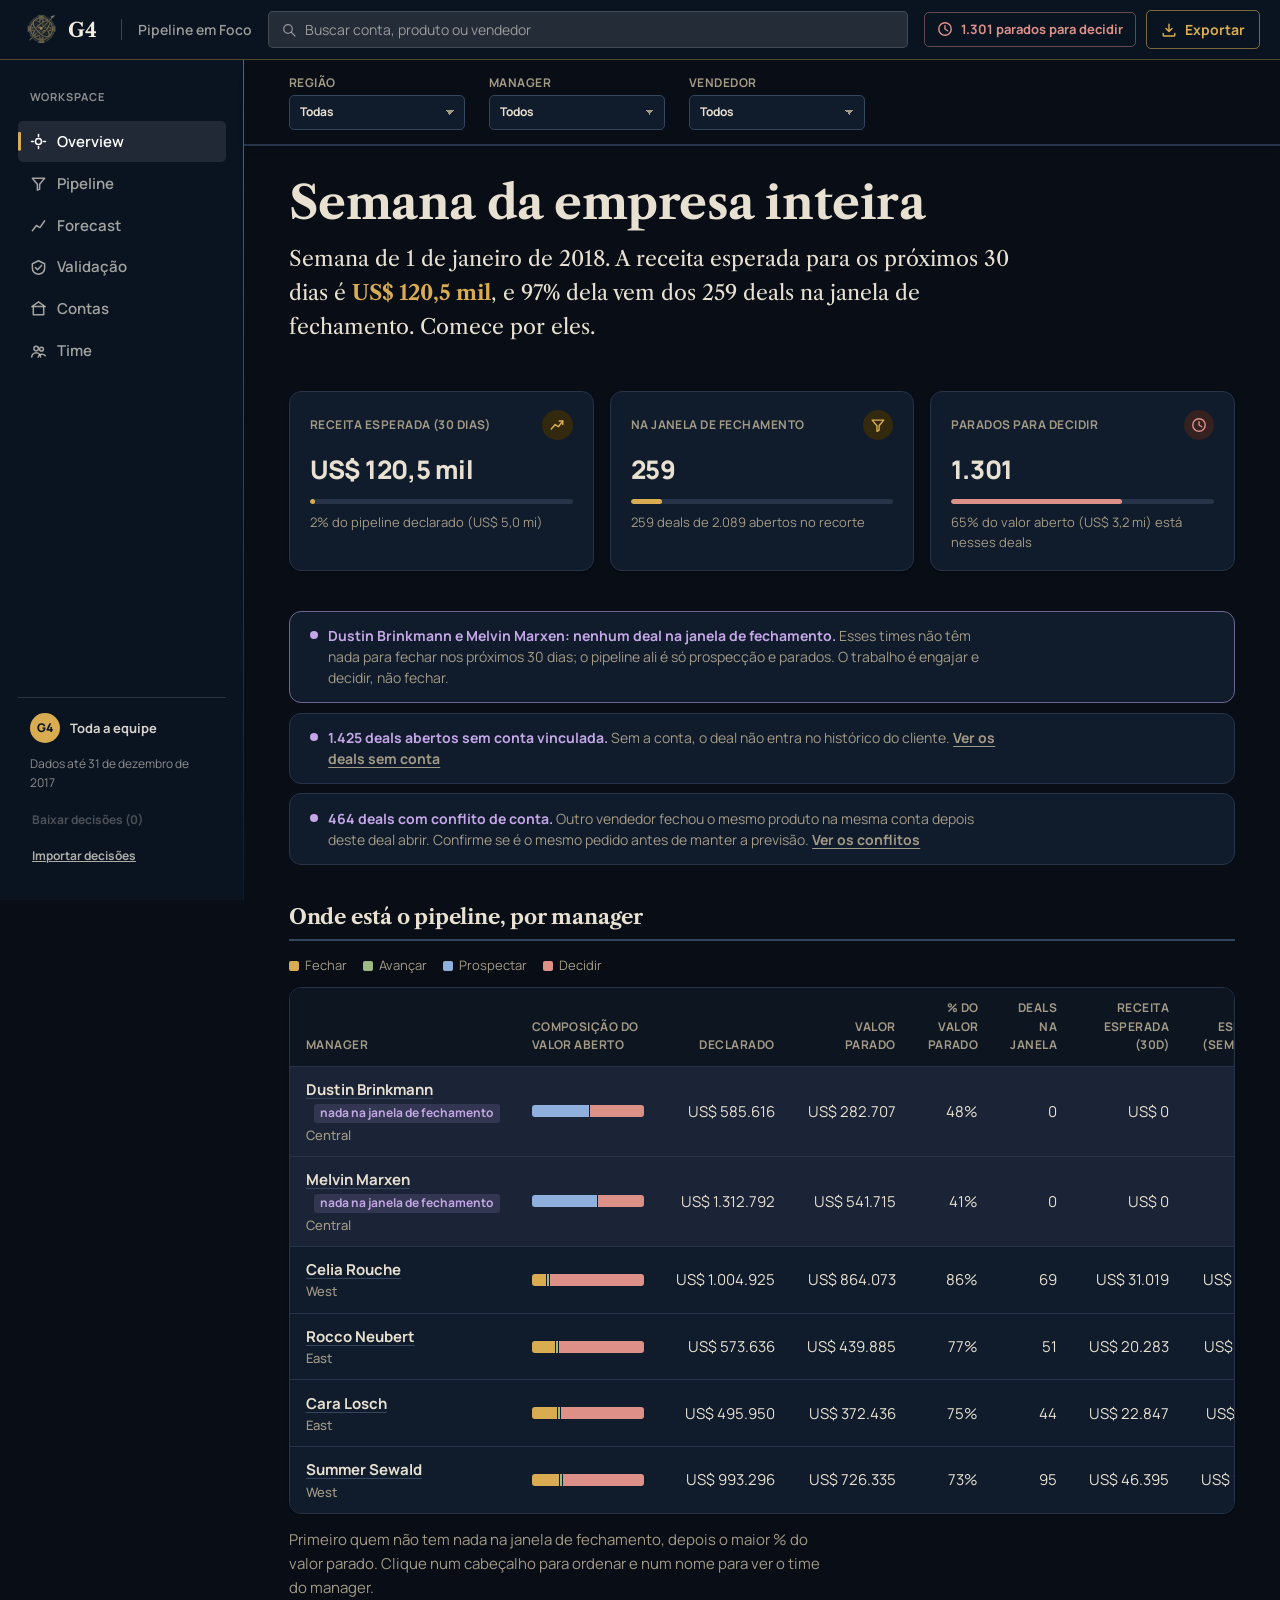
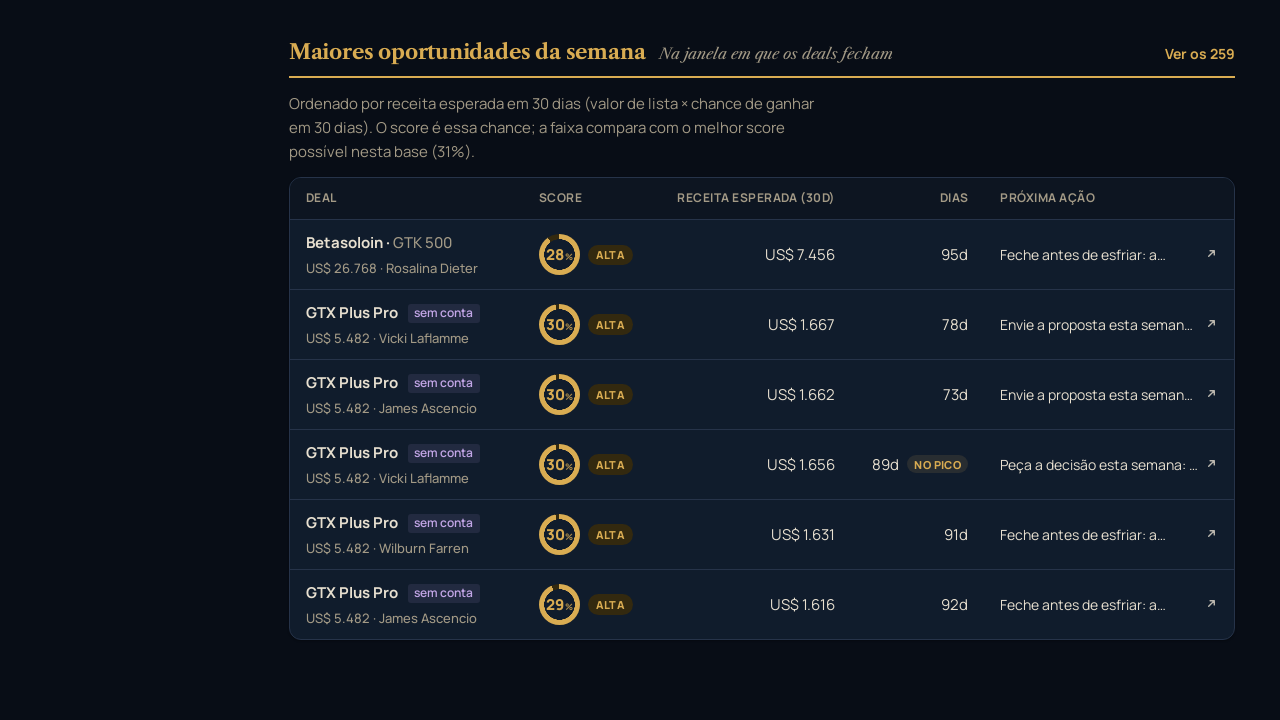
<file: index.html>
<!doctype html>
<html lang="pt-BR">
  <head>
    <meta charset="UTF-8" />
    <meta name="viewport" content="width=device-width, initial-scale=1.0" />
    <title>Pipeline em Foco</title>
    <meta name="description" content="Onde cada vendedor deve focar esta semana, com o porquê de cada prioridade." />
    <link rel="icon" type="image/png" href="./favicon.png" />
    <link rel="preconnect" href="https://fonts.googleapis.com" />
    <link rel="preconnect" href="https://fonts.gstatic.com" crossorigin />
    <link href="https://fonts.googleapis.com/css2?family=Libre+Caslon+Text:ital,wght@0,400;0,700;1,400&family=Manrope:wght@400;500;600;700;800&display=swap" rel="stylesheet" />
    <script type="module" crossorigin src="./assets/index-CaHXv5YD.js"></script>
    <link rel="stylesheet" crossorigin href="./assets/index-Bf1ejKtO.css">
  </head>
  <body>
    <div id="root"></div>
  </body>
</html>
</file>
<file: assets/index-Bf1ejKtO.css>
:root{--paper:#080d16;--surface:#101c2c;--surface-2:#0d1521;--navy:#0a1421;--navy-2:#16283f;--ink:#e8e0d0;--muted:#a39a86;--line:#263349;--line-strong:#34455e;--fechar:#d9ac52;--fechar-soft:#33290f;--decidir:#dd9088;--decidir-soft:#35211f;--avancar:#9cbb84;--avancar-soft:#1e2a1a;--prospectar:#8fb0dd;--prospectar-soft:#172538;--gold:#d9ac52;--warn:#c3a6e6;--focus:#8fb0dd;--btn-bg:#e8e0d0;--btn-ink:#0a1421;--on-decidir:#1a0c0a;--decidir-on-navy:#dd9088;--radius-s:5px;--radius-m:12px;--radius-l:16px;--shadow-sm:0 1px 2px #0000004d;--shadow-md:0 8px 24px #0006;--ease:cubic-bezier(.2, .7, .25, 1);--lightningcss-light: ;--lightningcss-dark:initial;color-scheme:dark}:root[data-theme=light]{--paper:#f3ede0;--surface:#fffdf8;--surface-2:#faf5ea;--navy:#12233c;--navy-2:#1b3251;--ink:#1d2637;--muted:#6a6152;--line:#ddd3bf;--line-strong:#c8bda4;--fechar:#8a6212;--fechar-soft:#f4ead2;--decidir:#7c332f;--decidir-soft:#eed9d3;--avancar:#4c6440;--avancar-soft:#dde4d1;--prospectar:#33517d;--prospectar-soft:#d9e2f0;--gold:#b8873b;--warn:#6b4a8f;--focus:#33517d;--btn-bg:#12233c;--btn-ink:#f6f1e6;--on-decidir:#fbf3f1;--shadow-sm:0 1px 2px #12233c0f, 0 2px 8px #12233c0d;--shadow-md:0 6px 18px #12233c1a, 0 1px 3px #12233c12;--lightningcss-light:initial;--lightningcss-dark: ;color-scheme:light}*{box-sizing:border-box}body{background:var(--paper);color:var(--ink);font-variant-numeric:tabular-nums;-webkit-font-smoothing:antialiased;text-rendering:optimizelegibility;accent-color:var(--gold);margin:0;font:400 15px/1.55 Manrope,system-ui,sans-serif}::selection{background:color-mix(in srgb, var(--gold) 32%, transparent);color:var(--ink)}*{scrollbar-width:thin;scrollbar-color:var(--line-strong) transparent}::-webkit-scrollbar{width:10px;height:10px}::-webkit-scrollbar-thumb{background:var(--line-strong);border:2px solid var(--paper);border-radius:999px}::-webkit-scrollbar-thumb:hover{background:var(--muted)}a{color:inherit;text-underline-offset:3px;transition:text-decoration-thickness .15s var(--ease);text-decoration-thickness:1px}a:hover{text-decoration-thickness:2px}:focus-visible{outline:2px solid var(--focus);outline-offset:2px;border-radius:var(--radius-s)}h1,h2{letter-spacing:-.01em;margin:0;font-family:Libre Caslon Text,Georgia,serif;font-weight:700;line-height:1.12}h1{font-size:clamp(2rem,1.4rem + 2.4vw,2.9rem)}h2{font-size:1.3rem}p{margin:0}.muted{color:var(--muted)}.block{color:var(--muted);font-family:Manrope,sans-serif;font-size:.8125rem;font-weight:500;display:block}.num,.deals .num{text-align:right;white-space:nowrap}.won{color:var(--avancar);font-weight:700}.lost{color:var(--muted)}.boot{color:var(--muted);padding:3rem 1.5rem}.shell{grid-template:"topbar topbar"60px"sidebar main"1fr/244px 1fr;min-height:100vh;display:grid}.topbar{z-index:6;background:var(--navy);color:#f3ede0;border-bottom:1px solid color-mix(in srgb, var(--gold) 35%, transparent);grid-area:topbar;align-items:center;gap:1rem;padding:0 1.25rem;display:flex;position:sticky;top:0}.topbar .brand-word{font-size:1.25rem}.topbar-product{white-space:nowrap;color:#f3ede09e;border-left:1px solid #fff3;margin-left:.1rem;padding-left:1rem;font-size:.875rem;font-weight:600}.topbar-search{background:color-mix(in srgb, white 10%, var(--navy));border-radius:var(--radius-s);min-width:12rem;transition:border-color .15s var(--ease), background .15s var(--ease);border:1px solid #ffffff24;flex:0 42rem;align-items:center;gap:.55rem;margin-inline:auto;padding:.4rem .75rem;display:flex;position:relative}.topbar-search:focus-within{border-color:var(--gold);background:color-mix(in srgb, white 14%, var(--navy))}.topbar-search svg{color:#f3ede08c;flex:none;width:16px;height:16px}.topbar-search input[type=search]{color:#f3ede0;font:inherit;background:0 0;border:0;outline:none;width:100%;min-width:0;padding:0;font-size:.875rem}.topbar-search input::placeholder{color:#f3ede094}.topbar-search-results{z-index:10;background:var(--navy-2);border-radius:var(--radius-m);box-shadow:var(--shadow-md);border:1px solid #ffffff29;position:absolute;top:calc(100% + 8px);left:0;right:0;overflow:hidden}.topbar-search-empty{color:#f3ede08c;margin:0;padding:.9rem 1rem;font-size:.875rem}.topbar-search-results ul{gap:1px;max-height:21rem;margin:0;padding:.35rem;list-style:none;display:grid;overflow-y:auto}.topbar-search-results li a{border-radius:var(--radius-s);color:#f3ede0;transition:background .12s var(--ease);align-items:center;gap:.7rem;padding:.5rem .6rem;text-decoration:none;display:flex}.topbar-search-results li a:hover,.topbar-search-results li a:focus-visible{background:#ffffff17;outline:none}.topbar-search-result-name{min-width:0;font-size:.875rem;font-weight:700;display:grid}.topbar-search-result-name .deal-product{color:#f3ede094;font-size:.75rem;font-weight:500}.topbar-search-result-name .no-account{color:var(--warn);font-weight:700}.topbar-search-result-agent{color:#f3ede094;flex:none;margin-left:auto;font-size:.75rem}.topbar-search-all{width:100%;font:inherit;cursor:pointer;text-align:center;color:var(--gold);transition:background .12s var(--ease);background:#ffffff0a;border:0;border-top:1px solid #ffffff1f;padding:.7rem;font-size:.8125rem;font-weight:700;display:block}.topbar-search-all:hover{background:#ffffff14}.topbar-actions{flex:none;align-items:center;gap:.6rem;margin-left:auto;display:flex}.topbar-queue-chip{border-radius:var(--radius-s);border:1px solid color-mix(in srgb, var(--decidir-on-navy) 42%, transparent);color:var(--decidir-on-navy);transition:background .15s var(--ease), transform .12s var(--ease);flex:none;align-items:center;gap:.45rem;padding:.4rem .8rem;font-size:.8125rem;font-weight:700;text-decoration:none;display:inline-flex}.topbar-queue-chip:hover{background:color-mix(in srgb, var(--decidir-on-navy) 14%, transparent);transform:translateY(-1px)}.topbar-queue-chip svg{flex:none;width:16px;height:16px}.topbar-queue-chip-label{white-space:nowrap}.topbar-export{border-radius:var(--radius-s);border:1px solid color-mix(in srgb, var(--gold) 55%, transparent);color:var(--gold);font:inherit;cursor:pointer;transition:background .15s var(--ease), transform .12s var(--ease);background:0 0;flex:none;align-items:center;gap:.45rem;padding:.45rem .9rem;font-size:.875rem;font-weight:700;display:inline-flex}.topbar-export:hover{background:color-mix(in srgb, var(--gold) 12%, transparent);transform:translateY(-1px)}.topbar-export svg{width:16px;height:16px}.sr-only{clip:rect(0, 0, 0, 0);white-space:nowrap;border:0;width:1px;height:1px;margin:-1px;padding:0;position:absolute;overflow:hidden}.nav{background:var(--navy);color:#f3ede0c7;flex-direction:column;grid-area:sidebar;gap:1.75rem;height:calc(100vh - 60px);padding:1.75rem 1.15rem;display:flex;position:sticky;top:60px}.nav:after{content:"";background:linear-gradient(var(--gold), color-mix(in srgb, var(--gold) 10%, transparent));opacity:.5;width:1px;height:100%;position:absolute;top:0;right:0}.brand{white-space:nowrap;color:#f3ede0;align-items:center;gap:.6rem;padding:0 .4rem;text-decoration:none;display:flex}.brand-mark{object-fit:contain;flex:none;width:32px;height:32px}.brand-word{letter-spacing:-.01em;font-family:Libre Caslon Text,Georgia,serif;font-size:1.12rem;font-weight:700;line-height:1}.nav-section{letter-spacing:.08em;text-transform:uppercase;color:#f3ede08f;margin:0;padding:0 .7rem;font-size:.6875rem;font-weight:700}.nav nav{flex-direction:column;gap:1px;margin-top:-.75rem;display:flex}.nav nav a{border-radius:var(--radius-s);color:#f3ede0a8;transition:color .15s var(--ease), background .15s var(--ease);align-items:center;gap:.65rem;padding:.55rem .7rem;font-size:.9375rem;font-weight:600;text-decoration:none;display:flex;position:relative}.nav nav a svg{flex:none;width:17px;height:17px}.nav nav a:hover{color:#f3ede0;background:#ffffff12}.nav nav a[aria-current=page]{color:#fff;background:#ffffff17}.nav nav a[aria-current=page]:before{content:"";background:var(--gold);border-radius:2px;width:3px;height:1.15rem;position:absolute;top:50%;left:0;transform:translateY(-50%)}.nav-foot{border-top:1px solid #ffffff1f;flex-direction:column;gap:.75rem;margin-top:auto;padding:.9rem .7rem 0;display:flex}.nav-operator{border-radius:var(--radius-s);text-align:left;min-width:0;font:inherit;background:0 0;border:0;align-items:center;gap:.6rem;margin:-.3rem;padding:.3rem;display:flex}button.nav-operator{cursor:pointer;transition:background .15s var(--ease)}button.nav-operator:hover{background:#ffffff14}.nav-operator-avatar{background:var(--gold);width:1.9rem;height:1.9rem;color:var(--navy);border-radius:50%;flex:none;place-items:center;font-size:.75rem;font-weight:800;display:inline-grid}.nav-operator-name{color:#f3ede0e0;text-overflow:ellipsis;white-space:nowrap;font-size:.8125rem;font-weight:700;overflow:hidden}.nav-foot-date{color:#f3ede08f;margin:0;font-size:.75rem}.nav-backup{flex-direction:column;align-items:flex-start;gap:.3rem;display:flex}.nav-backup .btn-link{color:#f3ede0b3;font-size:.75rem}.nav-backup .btn-link:hover{color:#f3ede0}.nav-backup .btn-link:disabled{opacity:.4;cursor:default;text-decoration:none}.nav-backup-error{color:var(--decidir-on-navy);margin:0;font-size:.75rem}.main{grid-area:main;min-width:0}main{width:100%;max-width:1440px;animation:rise .5s var(--ease) both;margin-inline:auto;padding:2rem clamp(1.75rem,3.5vw,4rem) 5rem}@keyframes rise{0%{opacity:.4;transform:translateY(6px)}to{opacity:1;transform:none}}.filters{z-index:3;background:var(--paper);width:100%;max-width:1440px;box-shadow:0 1px 0 var(--line), 0 6px 16px -12px #060c1559;border-bottom:1px solid var(--line);flex-wrap:wrap;align-items:end;gap:.75rem 1.5rem;margin-inline:auto;padding:.85rem clamp(1.75rem,3.5vw,4rem);display:flex;position:sticky;top:60px}.filter-field{letter-spacing:.04em;text-transform:uppercase;color:var(--muted);gap:3px;font-size:.75rem;font-weight:700;display:grid}.filter-control{display:flex;position:relative}.filter-field.is-active select{border-color:var(--focus);background-color:color-mix(in srgb, var(--focus) 12%, var(--surface));padding-right:3.4rem}.filter-clear{z-index:1;cursor:pointer;width:1.25rem;height:1.25rem;color:var(--muted);transition:background .15s var(--ease), color .15s var(--ease);background:0 0;border:0;border-radius:50%;place-items:center;padding:0;font-size:1.05rem;line-height:1;display:inline-grid;position:absolute;top:50%;right:1.55rem;transform:translateY(-50%)}.filter-clear:hover{background:color-mix(in srgb, var(--muted) 20%, transparent);color:var(--ink)}.filters-summary{align-self:center;align-items:center;gap:.75rem;margin-left:auto;display:flex}.filters-count{color:var(--muted);text-transform:none;letter-spacing:normal;font-size:.8125rem;font-weight:600}select,input[type=search]{font:inherit;color:var(--ink);background:var(--surface);border:1px solid var(--line-strong);border-radius:var(--radius-s);min-width:11rem;transition:border-color .15s var(--ease), box-shadow .15s var(--ease), background-color .15s var(--ease);padding:.45rem .65rem}select:hover,input[type=search]:hover{border-color:var(--muted)}select:focus-visible,input:focus-visible{border-color:var(--focus);box-shadow:0 0 0 3px color-mix(in srgb, var(--focus) 18%, transparent);outline:none}select{appearance:none;cursor:pointer;background-image:linear-gradient(45deg, transparent 50%, var(--muted) 50%), linear-gradient(135deg, var(--muted) 50%, transparent 50%);background-position:right .85rem center,right .6rem center;background-repeat:no-repeat;background-size:5px 5px,5px 5px;width:100%;padding-right:2rem}.btn,.btn-link{font:inherit;cursor:pointer;border-radius:var(--radius-s);transition:transform .12s var(--ease), box-shadow .15s var(--ease), background .15s var(--ease), opacity .15s;align-items:center;gap:.4rem;font-weight:700;text-decoration:none;display:inline-flex}.btn{background:var(--btn-bg);color:var(--btn-ink);box-shadow:var(--shadow-sm);border:0;padding:.5rem 1rem}.btn-decidir{background:var(--decidir);color:var(--on-decidir)}.btn:hover{box-shadow:var(--shadow-md);transform:translateY(-1px)}.btn:active{transform:none}.btn-quiet{background:var(--surface);color:var(--ink);box-shadow:inset 0 0 0 1px var(--line-strong)}.btn-quiet:hover{box-shadow:inset 0 0 0 1px var(--muted);transform:translateY(-1px)}.btn-link{color:var(--prospectar);background:0 0;border:0;padding:.4rem .15rem;text-decoration:underline;text-decoration-thickness:1px}.btn-link:hover{text-decoration-thickness:2px}.more{margin-top:1.25rem}.pager{border-top:1px solid var(--line);color:var(--muted);flex-wrap:wrap;align-items:center;gap:.75rem;margin-top:1.1rem;padding:.8rem 0 0;font-size:.875rem;display:flex}.pager-info{margin-right:auto;font-weight:600}.pager-page{color:var(--ink);font-weight:700}.pager .btn{padding:.4rem .9rem}.pager .btn:disabled{opacity:.45;cursor:not-allowed;box-shadow:none;transform:none}.page-head{gap:.85rem;margin-bottom:3rem;display:grid}.lede{color:var(--ink);max-width:46rem;font-family:Libre Caslon Text,Georgia,serif;font-size:1.3125rem;font-weight:400;line-height:1.6}.lede strong{color:var(--fechar);font-weight:700}.back{color:var(--muted);align-items:center;gap:.3rem;margin-bottom:1.25rem;font-weight:700;text-decoration:none;display:inline-flex}.back:before{content:"";background-color:currentColor;width:.55em;height:.55em;display:inline-block;-webkit-mask:url("data:image/svg+xml,%3Csvg xmlns='http://www.w3.org/2000/svg' viewBox='0 0 24 24'%3E%3Cpath d='M15 5l-7 7 7 7' fill='none' stroke='black' stroke-width='2.6' stroke-linecap='round' stroke-linejoin='round'/%3E%3C/svg%3E") 50%/contain no-repeat;mask:url("data:image/svg+xml,%3Csvg xmlns='http://www.w3.org/2000/svg' viewBox='0 0 24 24'%3E%3Cpath d='M15 5l-7 7 7 7' fill='none' stroke='black' stroke-width='2.6' stroke-linecap='round' stroke-linejoin='round'/%3E%3C/svg%3E") 50%/contain no-repeat}.back:hover{color:var(--ink)}.stat-row{grid-template-columns:repeat(3,1fr);gap:1rem;margin-bottom:2.5rem;display:grid}.stat-card{border-radius:var(--radius-m);background:var(--surface);border:1px solid var(--line);box-shadow:var(--shadow-sm);padding:1.1rem 1.25rem}.stat-card-head{justify-content:space-between;align-items:center;gap:.5rem;margin-bottom:.6rem;display:flex}.stat-card-label{letter-spacing:.04em;text-transform:uppercase;color:var(--muted);font-size:.75rem;font-weight:700}.stat-card-icon{background:var(--fechar-soft);width:1.9rem;height:1.9rem;color:var(--fechar);border-radius:50%;flex:none;place-items:center;display:inline-grid}.stat-card-icon svg{width:16px;height:16px}.stat-card-value{letter-spacing:-.01em;color:var(--ink);font-size:1.6rem;font-weight:800}.stat-card-bar{background:var(--line);border-radius:999px;height:5px;margin-top:.6rem;overflow:hidden}.stat-card-bar span{background:var(--c,var(--gold));border-radius:999px;height:100%;display:block}.stat-card.on-decidir .stat-card-icon{color:var(--decidir);background:var(--decidir-soft)}.stat-card-caption{color:var(--muted);margin-top:.5rem;font-size:.8125rem}section{margin-top:2.75rem}section>h2{margin-bottom:.85rem}.section-head{flex-wrap:wrap;justify-content:space-between;align-items:center;gap:.75rem;margin-bottom:.85rem;display:flex}.empty{color:var(--muted);padding:1.25rem 0;font-family:Libre Caslon Text,Georgia,serif;font-size:1.0625rem}.queue-note{color:var(--muted);max-width:60ch;margin-bottom:.85rem;line-height:1.6}ul.plain{gap:.6rem;max-width:76ch;padding-left:0;list-style:none;display:grid}ul.plain li{padding-left:1.25rem;line-height:1.55;position:relative}ul.plain li:before{content:"";background:var(--gold);border-radius:50%;width:5px;height:5px;position:absolute;top:.62em;left:0}.myday .queue{margin-top:2.5rem}.queue-head{border-bottom:2px solid var(--c,var(--line-strong));flex-wrap:wrap;align-items:baseline;gap:.35rem .85rem;margin-bottom:.85rem;padding-bottom:.7rem;display:flex}.queue-fechar{--c:var(--fechar)}.queue-decidir{--c:var(--decidir)}.queue-avancar{--c:var(--avancar)}.queue-prospectar{--c:var(--prospectar)}.queue-head h2{color:var(--c,var(--ink))}.queue-hint{color:var(--muted);font-family:Libre Caslon Text,Georgia,serif;font-size:.9375rem;font-style:italic}.queue-all{color:var(--c,var(--prospectar));margin-left:auto;font-size:.875rem;font-weight:700;text-decoration:none}.queue-all:hover{text-decoration:underline}.queue-pair{grid-template-columns:1fr 1fr;gap:1.5rem 2.5rem;display:grid}.queue-pair .deal-row{grid-template-columns:3rem 1fr}.queue-pair .deal-row .ruler{grid-column:2}.deal-list{background:var(--surface);border-radius:var(--radius-m);box-shadow:var(--shadow-sm);border:1px solid var(--line);margin:0;padding:0;list-style:none;overflow:hidden}.deal-row{border-bottom:1px solid var(--line);transition:background .15s var(--ease);grid-template-columns:3.25rem minmax(0,1fr) minmax(170px,270px);align-items:center;gap:.5rem 1.15rem;padding:.9rem 1.1rem;display:grid}.deal-list .deal-row:last-child{border-bottom:0}.deal-row:hover{background:var(--surface-2)}.deal-row-main{gap:.2rem;min-width:0;display:grid}.deal-row-title{color:var(--ink);flex-wrap:wrap;align-items:baseline;gap:0 .5rem;font-weight:700;text-decoration:none;display:flex}.deal-row-title:hover{color:var(--fechar);text-underline-offset:3px;text-decoration:underline}.deal-row-sub{color:var(--muted);flex-wrap:wrap;align-items:baseline;gap:0 1rem;font-size:.875rem;display:flex}.deal-row-sub>span:first-child{color:var(--ink);font-variant-numeric:tabular-nums;font-weight:800}.deal-product{color:var(--muted);font-size:.9375rem;font-weight:500}.no-account{color:var(--warn)}.tag-noacc{border-radius:var(--radius-tag,3px);color:var(--warn);vertical-align:1px;background:color-mix(in srgb, var(--warn) 10%, transparent);margin-left:.45rem;padding:0 .4rem;font-size:.75rem;font-weight:600;display:inline-block}.queue-bar{border-radius:3px;gap:1px;min-width:9rem;height:12px;display:flex;overflow:hidden}.queue-bar>span{min-width:2px;display:block}.queue-legend{color:var(--muted);flex-wrap:wrap;gap:.35rem 1rem;margin:0 0 .75rem;padding:0;font-size:.8125rem;list-style:none;display:flex}.queue-legend li:before{content:"";vertical-align:-1px;border-radius:2px;width:10px;height:10px;margin-right:6px;display:inline-block}.queue-legend .legend-fechar:before{background:var(--fechar)}.queue-legend .legend-avancar:before{background:var(--avancar)}.queue-legend .legend-prospectar:before{background:var(--prospectar)}.queue-legend .legend-decidir:before{background:var(--decidir)}.decision{flex-wrap:wrap;align-items:center;gap:.5rem;margin-top:.6rem;display:flex}.decision.done{color:var(--muted);gap:.35rem;margin-top:.6rem;font-size:.875rem;display:grid}.decision.done p{align-items:center;gap:.5rem;display:flex}.decision-note{font:inherit;color:var(--ink);background:var(--surface);border:1px solid var(--line-strong);border-radius:var(--radius-s);max-width:32rem;padding:.35rem .6rem;font-size:.8125rem}.decision-note:focus-visible{border-color:var(--focus);box-shadow:0 0 0 3px color-mix(in srgb, var(--focus) 18%, transparent);outline:none}.stalled-row .stalled-value{text-align:right;align-self:center;justify-items:end;gap:.15rem;display:grid}.stalled-row .stalled-value strong{color:var(--decidir);font-size:1.0625rem;font-weight:800}.stalled-row .stalled-value span{color:var(--muted);font-size:.75rem}.suggestion{font-weight:700}.suggestion-encerrar{color:var(--decidir)}.suggestion-confirmar{color:var(--muted)}.hygiene{border-radius:var(--radius-m);background:color-mix(in srgb, var(--warn) 9%, var(--surface));border:1px solid color-mix(in srgb, var(--warn) 30%, var(--line));flex-wrap:wrap;justify-content:space-between;align-items:center;gap:1rem;margin-top:2.75rem;padding:1.15rem 1.35rem;display:flex}.hygiene p{max-width:60ch;line-height:1.55}.hygiene strong{color:var(--warn)}.health-strip{gap:.6rem;margin-top:1.25rem;display:grid}.health-item{color:var(--muted);border-radius:var(--radius-m);background:var(--surface);border:1px solid var(--line);align-items:baseline;gap:.65rem;padding:.85rem 1.25rem;font-size:.875rem;line-height:1.5;display:flex}.health-item strong{color:var(--ink);font-weight:700}.health-dot{background:var(--decidir);border-radius:50%;flex:none;width:8px;height:8px;transform:translateY(-2px)}.health-item-warn .health-dot{background:var(--warn)}.health-item-warn strong{color:var(--warn)}.razor{background:var(--surface);border:1px solid var(--line);border-radius:var(--radius-m);gap:.9rem;margin-top:1.5rem;padding:1.1rem 1.25rem;display:grid}.razor-head{justify-content:space-between;align-items:center;gap:.75rem;display:flex}.razor-head h2{color:var(--fechar);font-size:1.0625rem}.razor-why{color:var(--muted);margin-left:.5rem;font-family:Manrope,sans-serif;font-size:.8125rem;font-weight:500}.razor-open{color:var(--ink);border-radius:var(--radius-s);border:1px solid var(--line-strong);transition:background .15s var(--ease), border-color .15s var(--ease);padding:.35rem .85rem;font-size:.8125rem;font-weight:700;text-decoration:none}.razor-open:hover{background:var(--surface-2);border-color:var(--muted)}.razor-body{align-items:center;gap:1rem;display:flex}.razor-score{flex:none}.razor-main{gap:.35rem;min-width:0;display:grid}.razor-action{color:var(--ink);margin:0;font-family:Libre Caslon Text,Georgia,serif;font-size:1.0625rem;line-height:1.45}.razor-meta{color:var(--muted);margin:0;font-size:.8125rem;font-weight:600}.decide-split{border-radius:var(--radius-s);background:var(--surface);border:1px solid var(--line);color:var(--muted);flex-wrap:wrap;align-items:center;gap:.75rem 1.5rem;margin-bottom:.85rem;padding:.55rem .9rem;font-size:.875rem;display:flex}.decide-split strong{font-size:1rem;font-weight:800}.decide-split-encerrar strong{color:var(--decidir)}.decide-split-confirmar strong{color:var(--muted)}.decide-split .queue-all{margin-left:auto}.peak-badge{letter-spacing:.04em;text-transform:uppercase;color:var(--fechar);background:color-mix(in srgb, var(--fechar) 12%, var(--surface));border-radius:999px;padding:.1rem .45rem;font-size:.6875rem;font-weight:800}.score{--ring-bg:var(--surface);color:var(--c);background:radial-gradient(closest-side, var(--ring-bg) 74%, transparent 75% 100%), conic-gradient(var(--c) calc(var(--pct,0) * 1%), var(--c-soft) 0);transition:transform .15s var(--ease), background-color .15s var(--ease);border-radius:50%;place-items:center;font-weight:800;display:inline-grid}.deal-row:hover .score,.deals tbody tr:hover .score{--ring-bg:var(--surface-2);transform:scale(1.06)}.score-sm{width:2.6rem;height:2.6rem;font-size:.9375rem}.score-lg{letter-spacing:-.03em;width:5.75rem;height:5.75rem;font-size:2.35rem}.score:not(.score-none){grid-auto-flow:column;place-content:center;align-items:baseline}.score small{opacity:.8;margin-left:.04em;font-size:.6em;font-weight:700}.score-wrap{align-items:center;gap:.5rem;display:inline-flex}.tier{letter-spacing:.04em;text-transform:uppercase;border-radius:999px;padding:.1rem .45rem;font-size:.6875rem;font-weight:800}.tier-alta{color:var(--fechar);background:var(--fechar-soft)}.tier-media{color:var(--ink);background:color-mix(in srgb, var(--ink) 10%, transparent)}.tier-baixa{color:var(--muted);background:color-mix(in srgb, var(--muted) 12%, transparent)}.score-none{opacity:.55;background:var(--c-soft);font-weight:600}.on-fechar{--c:var(--fechar);--c-soft:var(--fechar-soft)}.on-decidir{--c:var(--decidir);--c-soft:var(--decidir-soft)}.on-avancar{--c:var(--avancar);--c-soft:var(--avancar-soft)}.on-prospectar{--c:var(--prospectar);--c-soft:var(--prospectar-soft)}.tag{letter-spacing:.03em;text-transform:uppercase;border-radius:999px;padding:.1rem .6rem;font-size:.75rem;font-weight:700;display:inline-block}.tag-fechar{color:var(--fechar);background:var(--fechar-soft)}.tag-decidir{color:var(--decidir);background:var(--decidir-soft)}.tag-avancar{color:var(--avancar);background:var(--avancar-soft)}.tag-prospectar{color:var(--prospectar);background:var(--prospectar-soft)}.ruler{gap:.3rem;display:grid;position:relative}.ruler svg{width:100%;box-shadow:inset 0 0 0 1px color-mix(in srgb, var(--ink) 8%, transparent);border-radius:999px;display:block}.ruler-sm svg{height:9px}.ruler-lg svg{height:16px}.z-avancar{fill:color-mix(in srgb, var(--avancar) 34%, var(--surface))}.z-fechar{fill:color-mix(in srgb, var(--fechar) 42%, var(--surface))}.z-decidir{fill:color-mix(in srgb, var(--decidir) 30%, var(--surface))}.ruler-mark{background:var(--navy);width:3px;height:15px;box-shadow:0 0 0 1.5px var(--surface);border-radius:2px;margin-left:-1.5px;position:absolute;top:-3px}.ruler-lg .ruler-mark{width:4px;height:24px;margin-left:-2px;top:-4px}.ruler-label{color:var(--muted);font-size:.8125rem;font-weight:600}.ruler-ticks{height:1.4rem;color:var(--muted);font-size:.8125rem;position:relative}.ruler-ticks span{white-space:nowrap;position:absolute}.ruler-ticks span:last-child{transform:translate(-100%)}.toolbar{flex-wrap:wrap;align-items:center;gap:.75rem 1rem;margin-bottom:1.25rem;display:flex}.toolbar input[type=search]{flex:16rem}.tabs{background:var(--surface);border-radius:var(--radius-m);box-shadow:inset 0 0 0 1px var(--line);flex-wrap:wrap;gap:2px;padding:3px;display:flex}.tabs a{color:var(--muted);transition:color .15s var(--ease), background .15s var(--ease);border-radius:8px;padding:.4rem .85rem;font-weight:600;text-decoration:none}.tabs a:hover{color:var(--ink)}.tabs a[aria-current=page]{background:var(--navy);color:#f6f1e6}.tabs a[aria-current=page] .count{color:#f6f1e6b3}.count{color:var(--muted);font-weight:600}.tabs a.tab-encerrados{color:var(--warn)}.tabs a.tab-encerrados[aria-current=page]{background:var(--navy);color:#f6f1e6}.tabs a.tab-encerrados[aria-current=page] .count{color:#f6f1e6b3}.table-wrap{background:var(--surface);border-radius:var(--radius-m);box-shadow:var(--shadow-sm);border:1px solid var(--line);overflow-x:auto}table.deals{border-collapse:collapse;width:100%}.deals th,.deals td{text-align:left;border-bottom:1px solid var(--line);vertical-align:middle;padding:.7rem 1rem}.deals thead th{color:var(--muted);white-space:nowrap;text-transform:uppercase;letter-spacing:.04em;background:var(--surface-2);font-size:.75rem;font-weight:700;position:relative}.deals thead th.num{text-align:right}.deals thead button{width:calc(100% + 2rem);font:inherit;color:inherit;cursor:pointer;text-transform:inherit;letter-spacing:inherit;text-align:inherit;background:0 0;border:0;margin:-.7rem -1rem;padding:.7rem 1rem;display:block}.deals thead th.num button{text-align:right}.deals thead button:hover{color:var(--ink)}.deals thead th[aria-sort]{color:var(--fechar)}.deals thead th[aria-sort] button:after{content:"";vertical-align:-.05em;width:.6em;height:.6em;-webkit-mask:var(--sort-icon) center / contain no-repeat;mask:var(--sort-icon) center / contain no-repeat;-webkit-mask:var(--sort-icon) center / contain no-repeat;background-color:currentColor;margin-left:.3em;display:inline-block}.deals thead th[aria-sort=descending] button{--sort-icon:url("data:image/svg+xml,%3Csvg xmlns='http://www.w3.org/2000/svg' viewBox='0 0 24 24'%3E%3Cpath d='M6 9l6 6 6-6' fill='none' stroke='black' stroke-width='2.6' stroke-linecap='round' stroke-linejoin='round'/%3E%3C/svg%3E")}.deals thead th[aria-sort=ascending] button{--sort-icon:url("data:image/svg+xml,%3Csvg xmlns='http://www.w3.org/2000/svg' viewBox='0 0 24 24'%3E%3Cpath d='M6 15l6-6 6 6' fill='none' stroke='black' stroke-width='2.6' stroke-linecap='round' stroke-linejoin='round'/%3E%3C/svg%3E")}.deals tbody tr{transition:background .12s var(--ease)}.deals tbody tr:hover{background:var(--surface-2)}.deals tbody tr:last-child>*{border-bottom:0}.deals tbody th{font-weight:700}.deals th.cell-pin,.deals td.cell-pin{z-index:1;background:var(--surface);box-shadow:1px 0 0 var(--line);position:sticky;left:0}.deals thead th.cell-pin{background:var(--surface-2);z-index:2}.deals tbody tr:hover td.cell-pin{background:var(--surface-2)}.cell-check{white-space:nowrap;width:1px}.cell-check input[type=checkbox]{cursor:pointer;width:1.15rem;height:1.15rem}.row-selected{background:color-mix(in srgb, var(--focus) 8%, transparent)}.row-selected:hover{background:color-mix(in srgb, var(--focus) 12%, transparent)}.bulk-bar{border-radius:var(--radius-m);background:color-mix(in srgb, var(--focus) 10%, var(--surface));border:1px solid color-mix(in srgb, var(--focus) 30%, transparent);flex-wrap:wrap;align-items:center;gap:.6rem .9rem;margin-bottom:.75rem;padding:.7rem 1rem;font-size:.875rem;font-weight:600;display:flex}.bulk-undo{border-radius:var(--radius-m);background:var(--avancar-soft);color:var(--avancar);border:1px solid color-mix(in srgb, var(--avancar) 30%, transparent);flex-direction:column;gap:.3rem;margin-bottom:.75rem;padding:.6rem 1rem;font-size:.875rem;font-weight:600;display:flex}.bulk-undo-bar{flex-wrap:wrap;align-items:center;gap:.85rem;display:flex}.bulk-undo .btn-link{color:var(--avancar);text-decoration:underline}.bulk-undo-panel{border:1px solid color-mix(in srgb, var(--avancar) 28%, transparent);border-radius:var(--radius-s);background:color-mix(in srgb, var(--avancar) 6%, transparent);gap:.7rem;margin-top:.2rem;padding:.7rem .85rem;display:grid}.bulk-undo-names{flex-wrap:wrap;align-items:center;gap:.5rem;display:flex}.bulk-undo-names input{font:inherit;border:1px solid var(--line-strong);border-radius:var(--radius-s);color:var(--ink);background:var(--surface);flex:18rem;padding:.35rem .6rem;font-size:.8125rem}.bulk-undo-names input:focus-visible{border-color:var(--focus);box-shadow:0 0 0 3px color-mix(in srgb, var(--focus) 18%, transparent);outline:none}.bulk-undo-list{gap:.15rem;max-height:15rem;margin:0;padding:0;list-style:none;display:grid;overflow-y:auto}.bulk-undo-list li{border-top:1px solid color-mix(in srgb, var(--avancar) 12%, transparent)}.bulk-undo-list label{cursor:pointer;align-items:center;gap:.55rem;padding:.3rem .2rem;display:flex}.bulk-undo-list input[type=checkbox]{cursor:pointer;width:1.05rem;height:1.05rem}.bulk-undo-list .deal-product{color:color-mix(in srgb, var(--avancar) 70%, var(--ink))}.bulk-undo-actions{flex-wrap:wrap;align-items:center;gap:.7rem;display:flex}.cell-deal{min-width:12rem;color:var(--ink);gap:.2rem;font-weight:700;text-decoration:none;display:grid}.cell-deal:hover{color:var(--fechar);text-decoration:underline}.cell-deal-sub{color:var(--muted);font-size:.8125rem;font-weight:500;text-decoration:none}.cell-score{text-align:center}.close-table .cell-action a span{-webkit-line-clamp:1}.close-table td.num .peak-badge{vertical-align:1px;margin-left:.5rem}.cell-ruler{min-width:150px}.cell-action{min-width:160px;max-width:240px}.cell-action a{max-width:100%;color:var(--ink);align-items:flex-start;gap:.4rem;font-size:.875rem;line-height:1.4;text-decoration:none;display:inline-flex}.cell-action a span{-webkit-line-clamp:3;-webkit-box-orient:vertical;display:-webkit-box;overflow:hidden}.cell-action a svg{opacity:.8;flex:none;width:13px;height:13px;margin-top:.15rem}.cell-action a:hover{color:var(--rc,var(--fechar))}.cell-action a:hover svg{opacity:1}tr.row-fechar .cell-action a{color:var(--fechar)}tr.row-avancar .cell-action a{color:color-mix(in srgb, var(--avancar) 70%, var(--ink))}tr.row-prospectar .cell-action a{color:var(--muted)}tr.row-decidir .cell-action a{color:color-mix(in srgb, var(--decidir) 78%, var(--ink))}.row-fechar td:first-child,.row-decidir td:first-child,.row-avancar td:first-child,.row-prospectar td:first-child{box-shadow:inset 3px 0 0 var(--rc), 1px 0 0 var(--line)}.row-fechar{--rc:var(--fechar)}.row-decidir{--rc:var(--decidir)}.row-avancar{--rc:var(--avancar)}.row-prospectar{--rc:var(--prospectar)}.row-encerrado td:first-child{box-shadow:inset 3px 0 0 var(--warn), 1px 0 0 var(--line)}.row-encerrado{color:var(--ink)}.cell-note{max-width:30rem;color:var(--muted)}.cell-note span{word-break:break-word;display:block}.board{grid-template-columns:repeat(4,minmax(230px,1fr));gap:1.15rem;padding-bottom:.5rem;display:grid;overflow-x:auto}.board-col{border-top:3px solid var(--c,var(--line));flex-direction:column;gap:.6rem;margin:0;padding-top:.85rem;display:flex}.col-fechar{--c:var(--fechar)}.col-decidir{--c:var(--decidir)}.col-avancar{--c:var(--avancar)}.col-prospectar{--c:var(--prospectar)}.board-col>h2{color:var(--c,var(--ink));margin:0;font-size:1.15rem}.board-col>.queue-hint{margin-bottom:.35rem}.card{background:var(--surface);border-radius:var(--radius-m);color:var(--ink);border:1px solid var(--line);box-shadow:var(--shadow-sm);transition:transform .15s var(--ease), box-shadow .15s var(--ease), border-color .15s var(--ease);gap:.55rem;padding:.85rem .95rem;text-decoration:none;display:grid}.card:hover{box-shadow:var(--shadow-md);border-color:color-mix(in srgb, var(--c) 40%, var(--line));transform:translateY(-2px)}.card-top{justify-content:space-between;align-items:start;gap:.5rem;display:flex}.card-name{font-weight:700;display:grid}.card-sub{color:var(--muted);font-size:.8125rem}.deal-head{border-radius:var(--radius-l);background:var(--navy);color:#f3ede0;box-shadow:var(--shadow-md);grid-template-columns:1fr auto;align-items:center;gap:1.75rem;margin-top:.5rem;padding:1.6rem 1.75rem;display:grid}.deal-head .deal-name h1,.deal-head h1{color:#fff}.deal-name{gap:.3rem;display:grid}.deal-name .tag-noacc{font-family:var(--font-data,"Manrope", sans-serif);justify-self:start;margin-left:0;font-size:.8125rem;line-height:1.6}.deal-name .deal-product{color:color-mix(in srgb, var(--gold) 80%, #f3ede0);font-size:1.0625rem;font-weight:600}.deal-head .no-account{color:var(--warn)}.deal-meta{color:#f3ede0b8;margin-top:.6rem}.deal-score{text-align:right;color:#f3ede0bf;justify-items:end;gap:.6rem;max-width:19rem;font-size:.875rem;display:grid}.deal-head .score{--ring-bg:var(--navy);filter:drop-shadow(0 4px 14px #060c1559)}.action{border-radius:var(--radius-m);background:var(--c-soft);border:1px solid color-mix(in srgb, var(--c) 26%, transparent);margin-top:1.5rem;padding:1.2rem 1.4rem}.action h2{text-transform:uppercase;letter-spacing:.06em;color:var(--c);margin-bottom:.35rem;font-family:Manrope,sans-serif;font-size:.75rem}.action p{color:var(--ink);font-family:Libre Caslon Text,Georgia,serif;font-size:1.3rem;font-weight:700;line-height:1.3}.facts{background:var(--line);border-radius:var(--radius-m);box-shadow:var(--shadow-sm);border:1px solid var(--line);grid-template-columns:repeat(auto-fit,minmax(165px,1fr));gap:1px;margin:1.75rem 0 0;display:grid;overflow:hidden}.facts>div{background:var(--surface);padding:1rem 1.15rem}.facts dt{color:var(--muted);text-transform:uppercase;letter-spacing:.03em;font-size:.75rem;font-weight:700}.facts dd{letter-spacing:-.01em;margin:.25rem 0 0;font-size:1.4rem;font-weight:800}.facts-big dd{letter-spacing:-.02em;font-size:2.15rem}.facts p{color:var(--muted);margin-top:.35rem;font-size:.8125rem;line-height:1.5}.reasons{gap:.65rem;max-width:76ch;margin:0;padding:0;list-style:none;display:grid}.reason{grid-template-columns:1.6rem 1fr;align-items:start;gap:.65rem;line-height:1.5;display:grid}.reason-icon{border-radius:50%;place-items:center;width:1.6rem;height:1.6rem;font-size:.9375rem;font-weight:800;display:grid}.reason-up .reason-icon{color:var(--avancar);background:var(--avancar-soft)}.reason-down .reason-icon{color:var(--ink);background:color-mix(in srgb, var(--muted) 22%, transparent)}.reason-info .reason-icon{color:var(--muted);background:var(--surface-2);box-shadow:inset 0 0 0 1px var(--line-strong)}.reason-warn .reason-icon{color:var(--surface);background:var(--warn)}.reason-up{color:color-mix(in srgb, var(--avancar) 78%, var(--ink))}.reason-down{color:var(--ink)}.reason-info{color:var(--muted)}.reason-warn{color:var(--warn)}.reason-primary{color:var(--ink);font-weight:600}.reason-primary .reason-icon{width:1.9rem;height:1.9rem}.reason-compact{color:var(--muted);grid-template-columns:1.2rem 1fr;gap:.5rem;margin:.2rem 0 0;font-size:.875rem;line-height:1.45}.reason-compact .reason-icon{width:1.2rem;height:1.2rem}.reason-compact .reason-icon svg{width:11px;height:11px}.reason-compact .reason-text{-webkit-line-clamp:2;-webkit-box-orient:vertical;display:-webkit-box;overflow:hidden}.reason-compact.reason-up{color:color-mix(in srgb, var(--avancar) 82%, var(--ink))}.reason-compact.reason-down{color:var(--ink)}.reason-compact.reason-warn{color:color-mix(in srgb, var(--warn) 82%, var(--ink))}.context ul{gap:.6rem;max-width:76ch;padding-left:0;list-style:none;display:grid}.context ul li{padding-left:1.25rem;line-height:1.55;position:relative}.context ul li:before{content:"";background:var(--gold);border-radius:50%;width:5px;height:5px;position:absolute;top:.6em;left:0}.curve{background:var(--surface);border-radius:var(--radius-m);box-shadow:var(--shadow-sm);border:1px solid var(--line);margin:1.25rem 0 0;padding:1.25rem;position:relative}.curve svg{cursor:crosshair;width:100%;height:auto;display:block}.curve .grid{stroke:var(--line);stroke-width:1px}.curve .axis{fill:var(--muted);font-family:Manrope,sans-serif;font-size:13px}.curve .area-close{fill:var(--fechar);opacity:.18}.curve rect.z-fechar{opacity:.5}.curve .line-win{fill:none;stroke:var(--navy);stroke-width:2.5px}.curve .line-base{stroke:var(--muted);stroke-dasharray:4 4}.curve .line-now{stroke:var(--fechar);stroke-width:1.5px}.curve .dot-now{fill:var(--surface);stroke:var(--fechar);stroke-width:2.5px}.curve .curve-hover .line-now,.curve .curve-hover .dot-now{stroke:var(--focus)}.curve figcaption{color:var(--muted);flex-wrap:wrap;gap:.3rem 1.5rem;margin-top:.75rem;font-size:.8125rem;display:flex}.curve-tooltip{z-index:2;pointer-events:none;background:var(--navy);color:#f3ede0;border-radius:var(--radius-s);white-space:nowrap;box-shadow:var(--shadow-md);padding:.5rem .7rem;font-size:.8125rem;line-height:1.4;position:absolute;top:1.35rem;transform:translate(-50%)}.curve-tooltip strong{margin-bottom:.15rem;font-weight:800;display:block}.curve-tooltip span{color:#f3ede0c7;display:block}.key:before{content:"";vertical-align:middle;border-radius:2px;width:14px;height:3px;margin-right:6px;display:inline-block}.key-win:before{background:var(--navy)}.key-close:before{background:var(--fechar);opacity:.4;height:10px}.key-base:before{border-top:2px dashed var(--muted);height:0}.method .ruler{margin-top:1.25rem}.method section>p{max-width:72ch;line-height:1.6}.stack{border-radius:var(--radius-s);height:32px;box-shadow:var(--shadow-sm);gap:2px;display:flex;overflow:hidden}.stack a{transition:filter .15s var(--ease);display:block}.stack a:hover,.stack a:focus-visible{filter:brightness(1.15)}.stack-fechar{background:var(--fechar)}.stack-avancar{background:var(--avancar)}.stack-prospectar{background:var(--prospectar)}.stack-decidir{background:var(--decidir)}.stack-legend{gap:.5rem;margin:.85rem 0 0;padding:0;list-style:none;display:grid}.stack-legend li{line-height:1.5}.stack-legend li:before{content:"";vertical-align:baseline;border-radius:3px;width:11px;height:11px;margin-right:8px;display:inline-block}.legend-fechar:before{background:var(--fechar)}.legend-avancar:before{background:var(--avancar)}.legend-prospectar:before{background:var(--prospectar)}.legend-decidir:before{background:var(--decidir)}.stack-legend a{color:var(--ink);font-weight:700}.stack-legend a:hover{color:var(--fechar)}.ratebar{align-items:center;gap:.85rem;min-width:240px;display:flex}.ratebar-track{flex:1;height:1.5rem;position:relative}.ratebar-track:before{content:"";background:var(--line-strong);height:1px;position:absolute;top:50%;left:0;right:0}.ratebar-range{background:color-mix(in srgb, var(--prospectar) 40%, var(--surface));border-radius:4px;height:8px;position:absolute;top:calc(50% - 4px)}.ratebar-base{border-left:1px dashed var(--muted);height:100%;position:absolute;top:0}.ratebar-dot{background:var(--prospectar);width:10px;height:10px;box-shadow:0 0 0 2px var(--surface);border-radius:50%;margin-left:-5px;position:absolute;top:calc(50% - 5px)}.ratebar-label{color:var(--muted);white-space:nowrap;min-width:5.5rem;font-size:.8125rem;font-weight:600}@media (width<=860px){.shell{grid-template:"topbar"52px"sidebar""main"1fr/minmax(0,1fr)}.topbar{gap:.6rem;height:52px;padding:0 .85rem}.topbar .brand-word{font-size:1.05rem}.topbar-product,.topbar-search,.topbar-queue-chip-label{display:none}.topbar-queue-chip{padding:.4rem}.nav{z-index:4;flex-direction:row;align-items:center;gap:1rem;height:auto;padding:.7rem 1rem;position:sticky;top:52px;overflow:visible}.nav:after{background:var(--gold);width:100%;height:1px;inset:auto 0 0}.nav nav{flex-direction:row;flex:auto;min-width:0;margin-top:0;overflow-x:auto}.nav nav a{white-space:nowrap}.nav nav a[aria-current=page]:before{width:auto;height:3px;inset:auto .7rem 0;transform:none}.nav-section{display:none}.nav-foot{border:0;flex:none;margin:0;padding:0}.nav-foot-date,.nav-backup{display:none}.filters{padding:.75rem 1rem;position:static}.filter-field{flex:9rem}select{width:100%;min-width:0}.filters-summary{flex-basis:100%;justify-content:space-between;margin-left:0}select,.btn,.btn-quiet,.tabs a,.nav nav a{align-items:center;min-height:44px;display:inline-flex}select{display:block}main{padding:1.5rem 1.1rem 3.5rem}.page-head{gap:.6rem;margin-bottom:2rem}.lede{max-width:none;font-size:1.1rem;line-height:1.5}.razor{padding:.9rem 1rem}.razor-body{gap:.75rem}.razor-open{letter-spacing:.03em}.decide-split{align-items:flex-start}.decide-split .queue-all{margin-left:0}.pager-info{flex-basis:100%;margin-right:0}.pager .btn{min-height:0}.stat-row{grid-template-columns:1fr;gap:.75rem;margin-bottom:2rem}.queue-pair{grid-template-columns:1fr;gap:1rem}.deal-row{grid-template-columns:2.9rem minmax(0,1fr)}.deal-row .ruler{grid-column:2}.deal-row .stalled-value{text-align:left;grid-column:2;justify-items:start;margin-top:.3rem}.deal-head{grid-template-columns:1fr;padding:1.25rem}.deal-score{text-align:left;justify-items:start;max-width:none}.facts>div{text-align:left}.board{grid-template-columns:repeat(4,82vw)}.ruler-ticks{height:2.6rem}.ruler-ticks span:nth-child(2){top:1.2rem}}@media (prefers-reduced-motion:reduce){*,main{scroll-behavior:auto!important;transition:none!important;animation:none!important}}.row-link{all:unset;cursor:pointer;color:var(--ink);text-decoration:underline;-webkit-text-decoration-color:var(--line-strong);text-decoration-color:var(--line-strong);text-underline-offset:3px;font-weight:700}.row-link:hover{text-decoration-color:currentColor}.row-link:focus-visible{outline:2px solid var(--focus);outline-offset:2px;border-radius:2px}.team-table .queue-bar{min-width:12rem}.team-table .queue-note{margin-top:.85rem}.board-total{color:var(--ink);font-variant-numeric:tabular-nums;margin:-.35rem 0 0;font-size:.875rem;font-weight:700}.health-item-alert{border-color:color-mix(in srgb, var(--warn) 45%, var(--line))}.health-item-alert .health-dot{background:var(--warn)}.health-item-alert strong{color:var(--warn)}.tag-alert{color:var(--warn);vertical-align:1px;background:color-mix(in srgb, var(--warn) 14%, transparent);border-radius:3px;margin-left:.5rem;padding:0 .4rem;font-size:.75rem;font-weight:700;display:inline-block}.tag-conflict{color:var(--warn);vertical-align:1px;background:color-mix(in srgb, var(--warn) 14%, transparent);white-space:nowrap;border-radius:3px;margin-left:.45rem;padding:0 .35rem;font-size:.7rem;font-weight:700;display:inline-block}.btn-link.is-active{color:var(--ink);text-decoration-thickness:2px}.row-highlight th,.row-highlight td{background:color-mix(in srgb, var(--fechar) 8%, var(--surface))}.row-stuck th,.row-stuck td{background:color-mix(in srgb, var(--warn) 6%, var(--surface))}.group-table thead th,.group-table thead th.num{white-space:normal;vertical-align:bottom}.group-table .queue-bar{min-width:7rem}.group-table .tag-alert{white-space:nowrap}.table-wrap+.queue-note{margin-top:.85rem}.health-item p{max-width:75ch}.health-item a{color:inherit;text-underline-offset:3px;font-weight:700}.group-table .row-link{white-space:nowrap}
</file>
